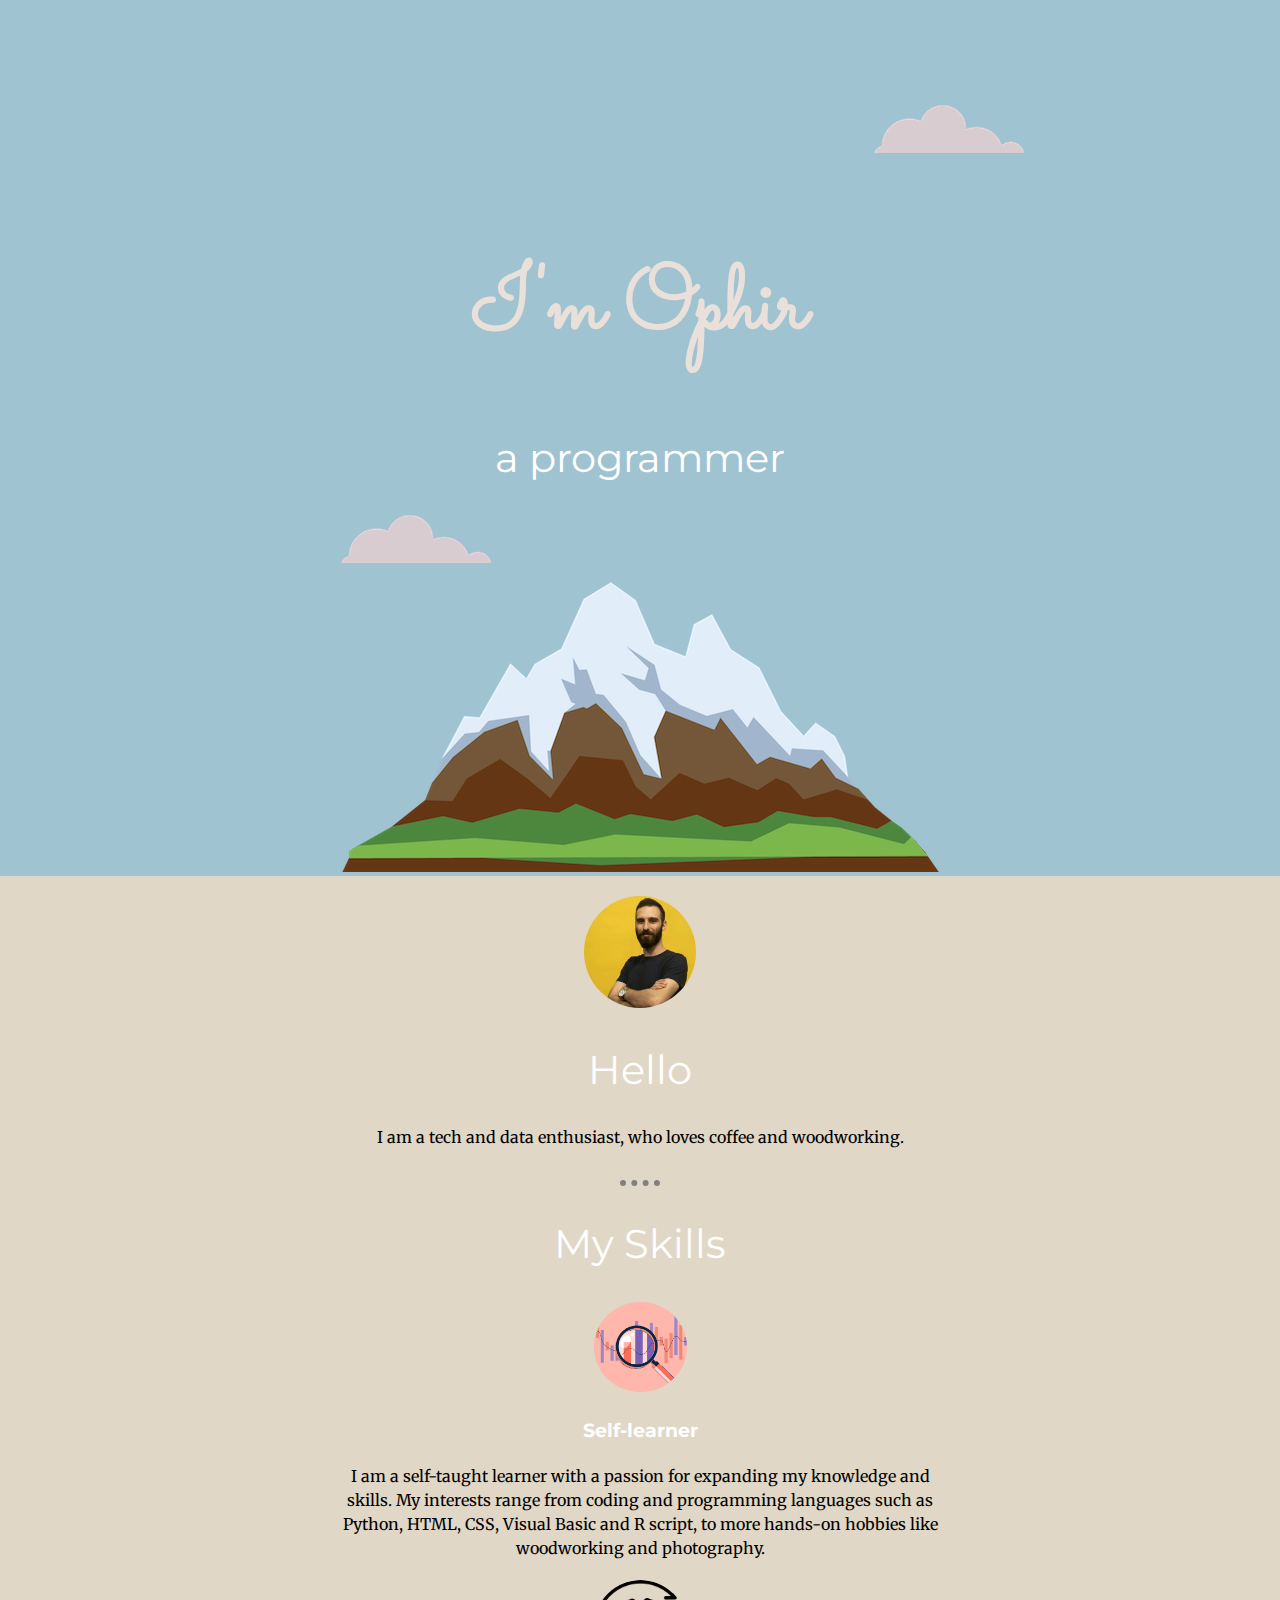
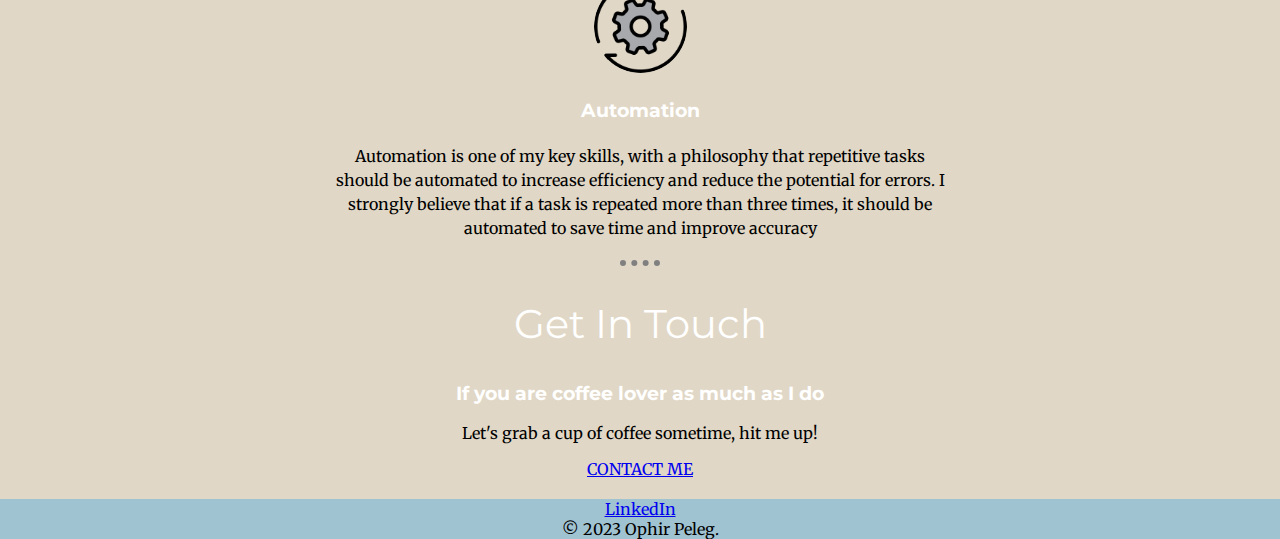
<file: index.html>
<!DOCTYPE html>
<html lang="en">
<head>
    <meta charset="UTF-8">
    <title>Ophir Peleg</title>
    <link rel="stylesheet" href="css/styles.css">
    <link rel="icon" href="favicon.ico">
    <link rel="preconnect" href="https://fonts.googleapis.com"><link rel="preconnect" href="https://fonts.gstatic.com" crossorigin><link href="https://fonts.googleapis.com/css2?family=Merriweather&family=Montserrat&family=Sacramento&display=swap" rel="stylesheet">
</head>
<body>
    <div class="top-container">
        <img class="top-cloud" src="images/cloud.png" alt="cloud-img">
        <h1>I'm Ophir</h1>
        <h2>a programmer</h2>
        <img class="bottom-cloud" src="images/cloud.png" alt="cloud-img">
        <img src="images/mountain.png" alt="mountain-img">
    </div>

<div class="middle-container">
    <div class="hello">
        <div class="profile">
          <img class="profile-picture" src="images/personal-web.jpg" alt="perosnal-web-image">
          <h2>Hello</h2>
          <p>I am a tech and data enthusiast, who loves coffee and woodworking.</p>
        </div>
    </div>
  <hr>
  <div class="skills">
    <h2>My Skills</h2>
    <div class="skill-row">
      <img class="data-skill" src="images/data-2.png" alt="self-learner">
      <h3>Self-learner</h3>
      <p>I am a self-taught learner with a passion for expanding my knowledge and skills. My interests range from coding and programming languages such as Python, HTML, CSS, Visual Basic and R script, to more hands-on hobbies like woodworking and photography.</p>
    </div>
    <div class="skill-row">
      <img class="automation" src="images/automation.png" alt="automation">
      <h3>Automation</h3>
      <p>Automation is one of my key skills, with a philosophy that repetitive tasks should be automated to increase efficiency and reduce the potential for errors. I strongly believe that if a task is repeated more than three times, it should be automated to save time and improve accuracy</p>
    </div>
  </div>
  <hr>
  <div class="contact-me">
    <h2>Get In Touch</h2>
    <h3>If you are coffee lover as much as I do</h3>
    <p>Let's grab a cup of coffee sometime, hit me up!</p>
    <a class="btn" href="mailto:ophir.peleg1@gmail.com">CONTACT ME</a>
  </div>
</div>


<div class="bottom-container">
  <a class="footer-link" href="https://www.linkedin.com/in/ophir-peleg/">LinkedIn</a>
  <p class="end-page">© 2023 Ophir Peleg.</p>
</div>



</body>
</html>
</file>
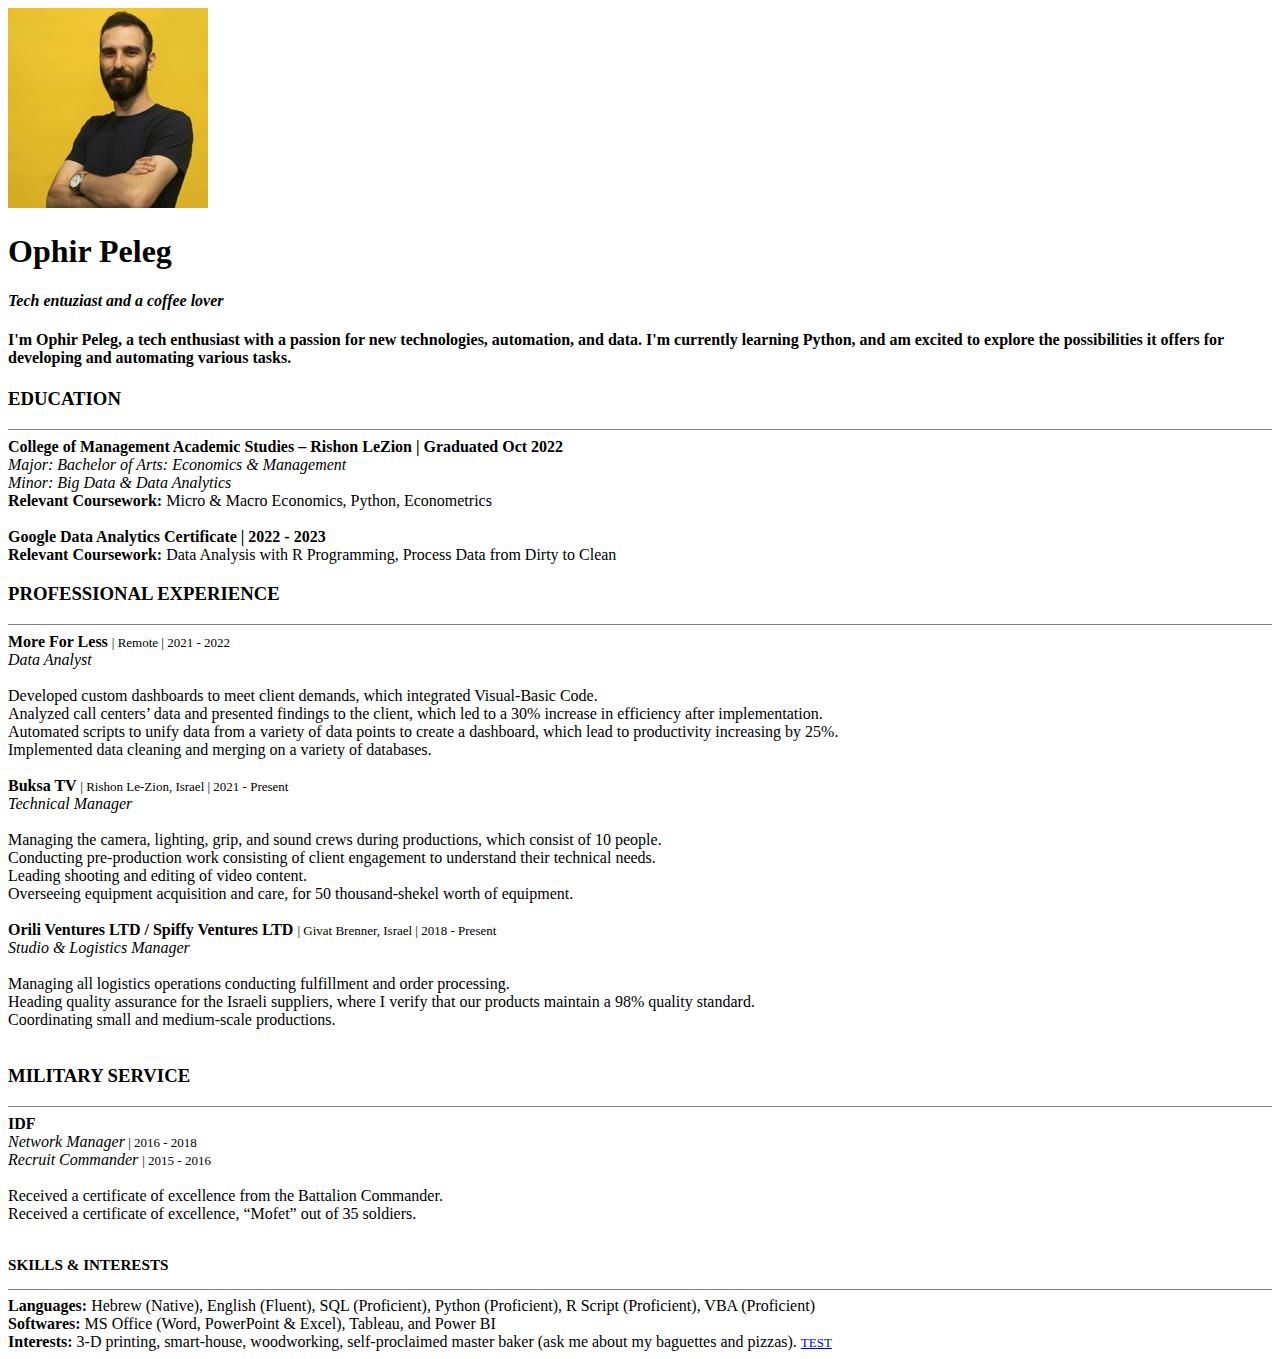
<file: homepage.html>
<!DOCTYPE html>
<html>
    <head>
        <meta charset="utf-8">
        <title>Ophir's Personal Site</title>
    </head>
    <body>
        <img src="images/image-web.jpg" alt="Ophir Peleg Image">
        <h1>Ophir Peleg</h1>
        <p><h4><em>Tech entuziast and a coffee lover</em></h4></p>
        <p><h4>I'm Ophir Peleg, a tech enthusiast with a passion for new technologies, automation, and data. I'm currently learning Python, and am excited to explore the possibilities it offers for developing and automating various tasks.</h4></p>

        <h3>EDUCATION</h3>
        <hr size="1" noshade>

            <strong>College of Management Academic Studies – Rishon LeZion | Graduated Oct 2022</strong> <br>
            <font size="3"><em>Major: Bachelor of Arts: Economics & Management<br>
                Minor: Big Data & Data Analytics</em><br>
            <strong>Relevant Coursework:</strong> Micro & Macro Economics, Python, Econometrics<br><br></font>
            <strong>Google Data Analytics Certificate | 2022 - 2023</strong> <br>
            <font size="3"><strong>Relevant Coursework:</strong> Data Analysis with R Programming, Process Data from Dirty to Clean</font>

        <br>
        <h3>PROFESSIONAL EXPERIENCE</h3>
        <hr size="1" noshade>
            <strong>More For Less </strong><font size="2">| Remote | 2021 - 2022 </font> <br>
            <font size="3"><em>Data Analyst</em></font> <br> <br>
            <li>Developed custom dashboards to meet client demands, which integrated Visual-Basic Code.</li>
            <li>Analyzed call centers’ data and presented findings to the client, which led to a 30% increase in efficiency after implementation.</li>
            <li>Automated scripts to unify data from a variety of data points to create a dashboard, which lead to productivity increasing by 25%.</li>
            <li>Implemented data cleaning and merging on a variety of databases.</li>
        <br>
            <strong>Buksa TV </strong> <font size="2">| Rishon Le-Zion, Israel | 2021 - Present</font> <br>
            <font size="3"><em>Technical Manager</em></font> <br> <br>
            <li>Managing the camera, lighting, grip, and sound crews during productions, which consist of 10 people.</li>
            <li>Conducting pre-production work consisting of client engagement to understand their technical needs.</li>
            <li>Leading shooting and editing of video content.</li>
            <li>Overseeing equipment acquisition and care, for 50 thousand-shekel worth of equipment.</li>
        <br>
            <strong>Orili Ventures LTD / Spiffy Ventures LTD </strong> <font size="2">| Givat Brenner, Israel | 2018 - Present</font> <br>
            <font size="3"><em>Studio & Logistics Manager</em></font> <br> <br>
            <li>Managing all logistics operations conducting fulfillment and order processing.</li>
            <li>Heading quality assurance for the Israeli suppliers, where I verify that our products maintain a 98% quality standard.</li>
            <li>Coordinating small and medium-scale productions.</li>
        <br>
        <h3>MILITARY SERVICE</h3>
        <hr size="1" noshade>
        <strong>IDF</strong><br>
        <font size="3"><em>Network Manager</em><font/><font size="2"> | 2016 - 2018<br><font/>
        <font size="3"><em>Recruit Commander</em><font/> <font size="2"> | 2015 - 2016<font/><br><br>
        <font size="3">
        <li>Received a certificate of excellence from the Battalion Commander.</li>
        <li>Received a certificate of excellence, “Mofet” out of 35 soldiers.</li></font>
        <br>
        <h3>SKILLS & INTERESTS</h3>
        <hr size="1" noshade>
        <font size="3"><strong>Languages: </strong> Hebrew (Native), English (Fluent), SQL (Proficient), Python (Proficient), R Script (Proficient), VBA (Proficient)
            <br>
        <strong>Softwares: </strong>MS Office (Word, PowerPoint & Excel), Tableau, and Power BI <br>
        <strong>Interests: </strong> 3-D printing, smart-house, woodworking, self-proclaimed master baker (ask me about my baguettes and pizzas).
        </font>
            <a href="contact.html">TEST</a>
    </body>
</html>
</file>
<file: css/styles.css>
body{
    margin: 0px;
    text-align: center;
    font-family: 'Merriweather', serif;
    background-color: #E1D7C6;
}

h1 {
    color: #EAE0DA;
    font-size: 5.62rem;
    margin: 50px auto 0 auto;
    font-family: 'Sacramento', cursive;
    line-height: 2;
}

h2 {
    color: white;
    font-family: 'Montserrat', sans-serif;
    font-size: 2.5rem;
    font-weight: normal;
}

h3 {
    color: white;
    font-family: 'Montserrat', sans-serif;
}

.top-container{
    margin: 0;
    position: relative;
    padding-top: 170px; 
    background-color: #A0C3D2;
}

.middle-container{
    margin: 20px;
}

.bottom-container{
    margin: 20px auto 0 auto;
    background-color: #A0C3D2;
}

.bottom-cloud{
    position: absolute;
}

.top-cloud{
    position: absolute;
    top: 105px;
    right: 20%;
}

hr {
    border-style: dotted none none;
    border-width: 6px;
    width: 40px;
}

.data-skill {
    border-radius: 100%;
    width: 15%;
    height: 15%;
    border-top: 200px;
}

.skill-row {
    text-align: center;
    margin: 20px 25%;
    line-height: 1.5;

}

.profile {
    margin: 20px, 50%, 20px, 50%;
}

.automation {
    border-radius: 100%;
    width: 15%;
    height: 15%;
}

.profile-picture {
    border-radius: 100%;
    width: 15%;
    height: 15%;
}

.hello {
    margin: 10px 20% 33px 20%;
}

.end-page {
    margin: 0;
}
</file>
